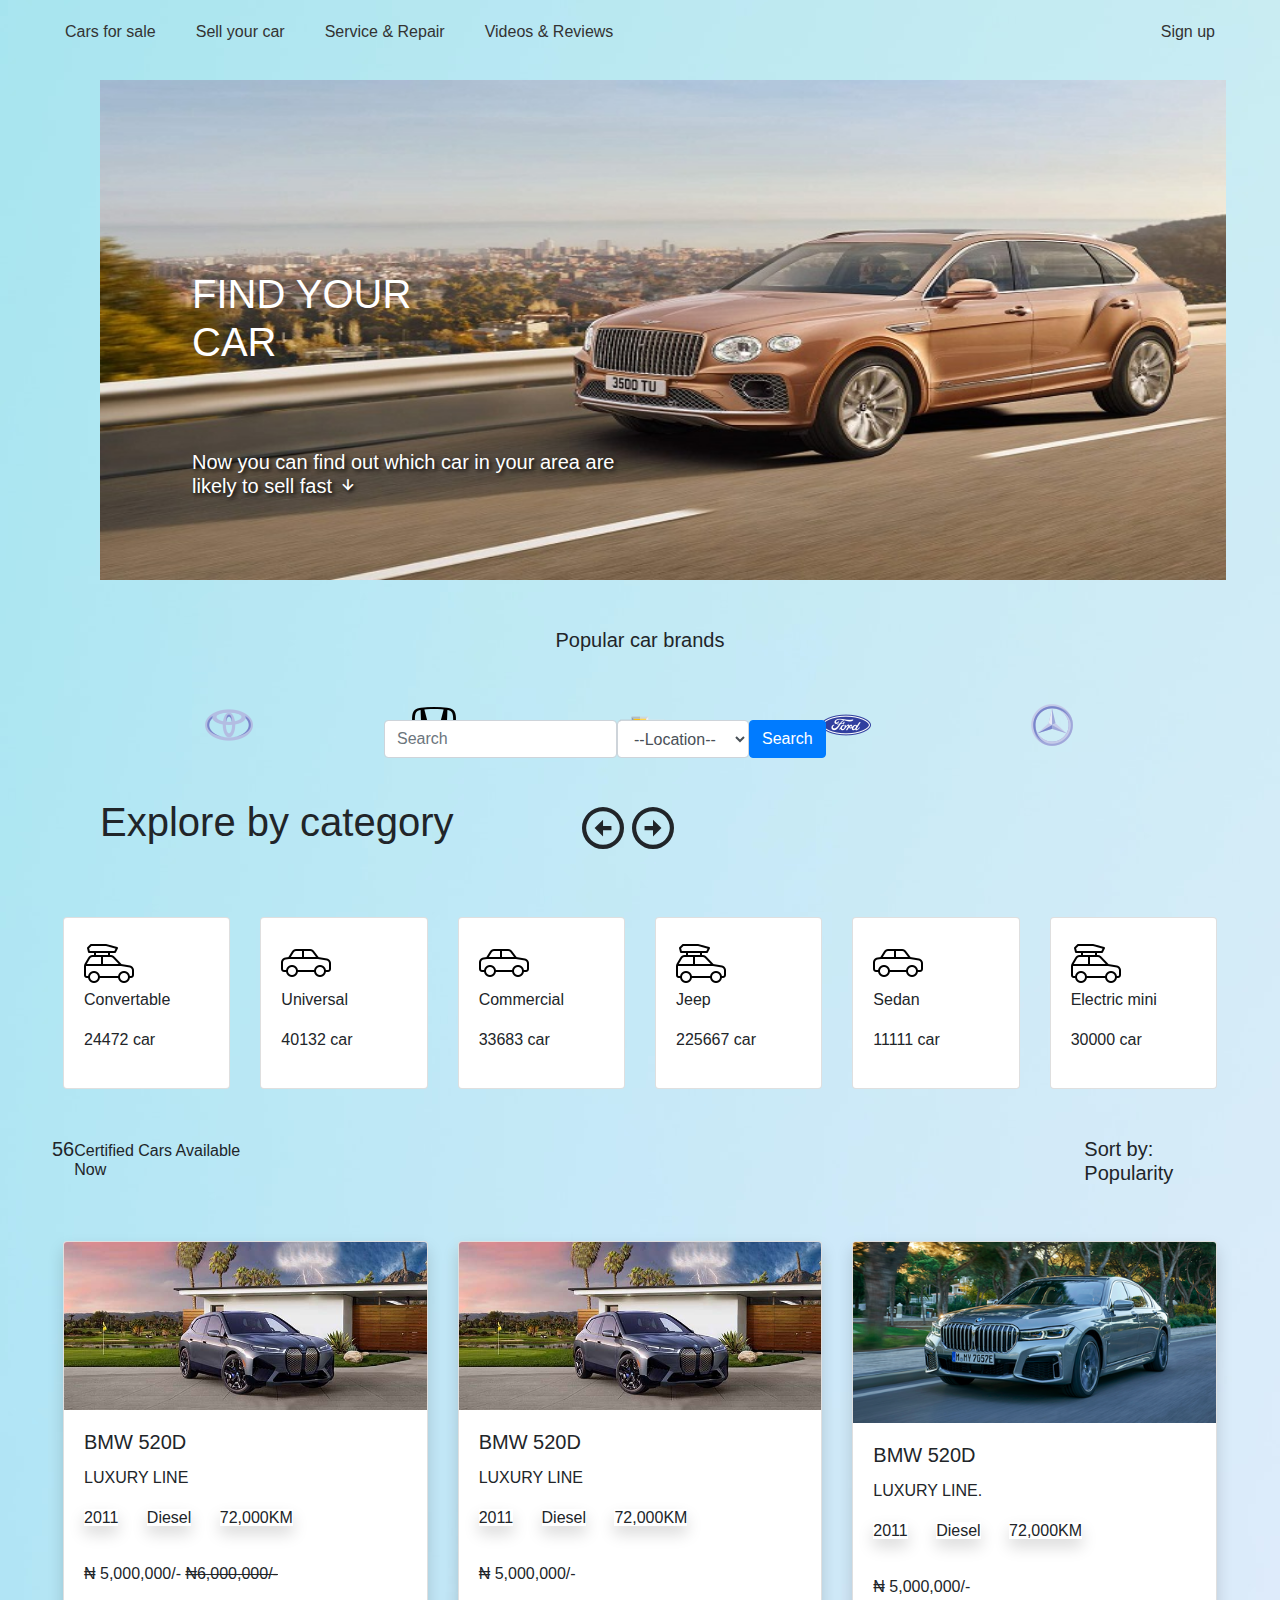
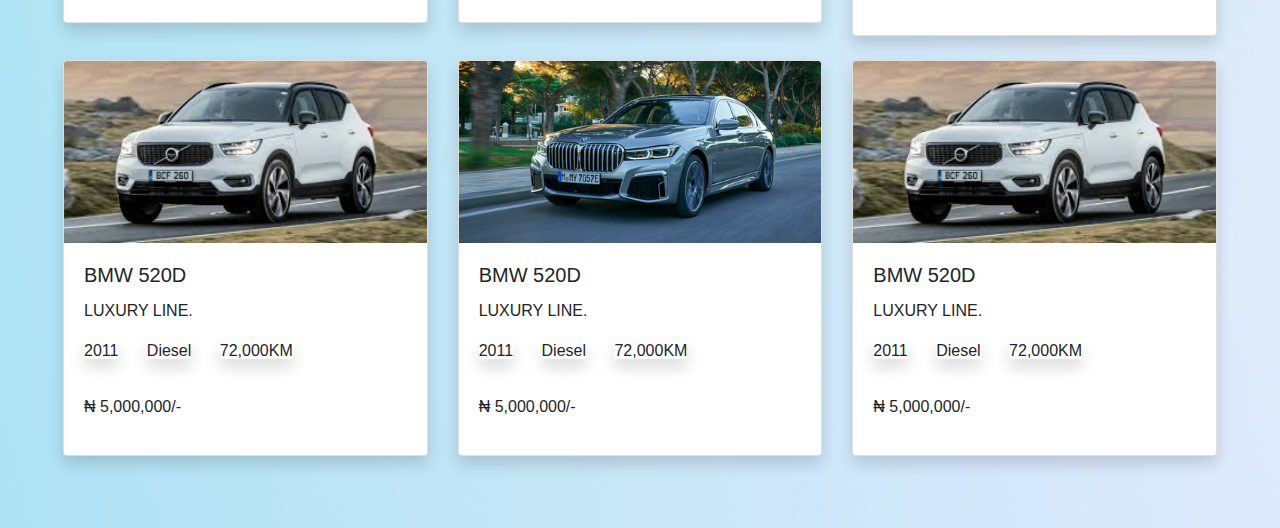
<file: index.html>
<!DOCTYPE html>
<html lang="en">
<head>
    <meta charset="UTF-8">
    <meta http-equiv="X-UA-Compatible" content="IE=edge">
    <meta name="viewport" content="width=device-width, initial-scale=1.0">
    <link rel="stylesheet" href="css/main.css">
     <!-- boxicons -->
     <link href='https://unpkg.com/boxicons@2.1.2/css/boxicons.min.css' rel='stylesheet'>
    <!-- Bootstrap CSS -->
    <link rel="stylesheet" href="bootstrap/css/bootstrap.min.css">

    <title>Document illustration</title>
</head>
<body>
    <header>
        <div class="nav">
            <div class="nav-left">
                <ul>
                    <li><a href="#">Cars for sale</a></li>
                    <li><a href="#">Sell your car</a></li>
                    <li><a href="#">Service & Repair</a></li>
                    <li><a href="#">Videos & Reviews</a></li>
                </ul>
            </div>

            <div class="nav-right">
                <ul>
                    <li><a href="#">Sign up</a></li>
                </ul>
            </div>
     </div>
    </header>

    <div class="main">
        <img src="images/main.jpg" class="img  " alt="">
        <h1 class="heading">FIND YOUR <br> CAR</h1>
        <h5 class="sub-heading">Now you can find out which car in your area are likely to sell fast
            <i class='bx bx-down-arrow-alt'></i>
        </h5>

        <div class="location"> 
            <form class="form-inline">
              <input class="form-control" type="search" placeholder="Search" aria-label="Search">
              <select name="" id="destination" class="form-control">
                <option value="">--Location--</option>
                <option value="Ng">Nigeria</option>
                <option value="Usa">United state</option>
            </select>
              <button class="btn btn-primary my-2 my-sm-0" type="submit">Search</button>
            </form>
        </div>
    </div>


    <h5 class="brand m-5">Popular car brands</h5>
    <div class="car-brand m-5">
        <img src="images/icons8-toyota-50.png"  alt="">
        <img src="images/icons8-honda-50.png" alt="">
        <img src="images/icons8-chevrolet-50.png" alt="">
        <img src="images/icons8-ford-50.png" alt="">
        <img src="images/icons8-mercedes-benz-50.png" alt="">
    </div>

   
        <h1 class="explore ">Explore by category</h1>
        <div class="arrows">
            <i class='bx bx-left-arrow-circle'><i class='bx bx-right-arrow-circle'></i></i>
           
        </div>

        <div class="row m-5 pt-5">
            <div class="col-2">
                <div class="card">
                    <div class="card-body">
                        <img src="images/icons8-car-roof-box-50.png" class="img-fluid" alt=""> 
                        <p>Convertable</p>
                        <p>24472 car</p>
                    </div>
                </div>
            </div>

            <div class="col-2">
                <div class="card">
                    <div class="card-body">
                        <img src="images/icons8-sedan-50.png" class="img-fluid" alt=""> 
                        <p>Universal</p>
                        <p>40132 car</p>
                    </div>
                </div>
            </div>

            <div class="col-2">
                <div class="card">
                    <div class="card-body">
                        <img src="images/icons8-sedan-50.png" class="img-fluid" alt=""> 
                        <p>Commercial</p>
                        <p>33683 car</p>
                    </div>
                </div>
            </div>

            <div class="col-2">
                <div class="card">
                    <div class="card-body">
                        <img src="images/icons8-car-roof-box-50.png" class="img-fluid" alt=""> 
                        <p>Jeep</p>
                        <p>225667 car</p>
                    </div>
                </div>
            </div>

            <div class="col-2">
                <div class="card">
                    <div class="card-body">
                        <img src="images/icons8-sedan-50.png" class="img-fluid" alt=""> 
                        <p>Sedan</p>
                        <p>11111 car</p>
                    </div>
                </div>
            </div>

            <div class="col-2">
                <div class="card">
                    <div class="card-body">
                        <img src="images/icons8-car-roof-box-50.png" class="img-fluid" alt=""> 
                        <p>Electric mini</p>
                        <p>30000 car</p>
                    </div>
                </div>
            </div> 
            
        </div>

        <nav>
          <div class="head-left ">
             <h5>56</h5>
             <h6 class="sub-left pt-1">Certified Cars Available Now</h6>
             <h5>Sort by: Popularity </h5>
            </div>

            <div class="head-right">
                 
            </div>

        </nav>
        

        <div class="row row-cols-1 row-cols-md-3 m-5">
            <div class="col mb-4">
              <div class="card shadow">
                <img src="images/car2.jpg" class="card-img-top" alt="...">
                <div class="card-body">
                  <h5 class="card-title">BMW 520D</h5>
                  <p class="card-text">LUXURY LINE</p>
                  <P><span class="shadow mr-4"> 2011</span>  <span class="shadow mr-4"> Diesel</span> <span class="shadow">72,000KM</span> </P>
                  <p class="price pt-3"> <span>&#8358; 5,000,000/- <s>&#8358;6,000,000/-</s></span> </p>
                </div>
              </div>
            </div>
            <div class="col mb-4">
              <div class="card shadow">
                <img src="images/car2.jpg" class="card-img-top" alt="...">
                <div class="card-body">
                  <h5 class="card-title">BMW 520D</h5>
                  <p class="card-text">LUXURY LINE</p>
                  <P><span class="shadow mr-4"> 2011</span>  <span class="shadow mr-4"> Diesel</span> <span class="shadow">72,000KM</span> </P>
                  <p class="price pt-3">&#8358; 5,000,000/- </p>
                   
                </div>
              </div>
            </div>
            <div class="col mb-4">
              <div class="card shadow">
                <img src="images/car6.png" class="card-img-top" alt="...">
                <div class="card-body">
                  <h5 class="card-title">BMW 520D</h5>
                  <p class="card-text">LUXURY LINE.</p>
                  <P><span class="shadow mr-4"> 2011</span>  <span class="shadow mr-4"> Diesel</span> <span class="shadow">72,000KM</span> </P>
                  <p class="price pt-3">&#8358; 5,000,000/-</p>
                </div>
              </div>
            </div>
            <div class="col mb-4 ">
              <div class="card shadow">
                <img src="images/car4.jpg" class="card-img-top" alt="...">
                <div class="card-body">
                  <h5 class="card-title">BMW 520D</h5>
                  <p class="card-text">LUXURY LINE.</p>
                  <P><span class="shadow mr-4"> 2011</span>  <span class="shadow mr-4"> Diesel</span> <span class="shadow">72,000KM</span> </P>
                  <p class="price pt-3">&#8358; 5,000,000/-  </p>
                </div>
              </div>
            </div>
            <div class="col mb-4">
                <div class="card shadow">
                  <img src="images/car6.png" class="card-img-top" alt="...">
                  <div class="card-body">
                    <h5 class="card-title">BMW 520D</h5>
                    <p class="card-text">LUXURY LINE.</p>
                    <P><span class="shadow mr-4"> 2011</span>  <span class="shadow mr-4"> Diesel</span> <span class="shadow">72,000KM</span> </P>
                  <p class="price pt-3">&#8358; 5,000,000/-  </p>
                  </div>
                </div>
              </div>

              <div class="col mb-4">
                <div class="card shadow">
                  <img src="images/car4.jpg" class="card-img-top" alt="...">
                  <div class="card-body">
                    <h5 class="card-title">BMW 520D</h5>
                    <p class="card-text">LUXURY LINE.</p>
                    <P><span class="shadow mr-4"> 2011</span>  <span class="shadow mr-4"> Diesel</span> <span class="shadow">72,000KM</span> </P>
                  <p class="price pt-3">&#8358; 5,000,000/- </p>
                  </div>
                </div>
              </div>
         </div>
        
   

    
    

    
    




    <!-- Option 1: jQuery and Bootstrap Bundle (includes Popper) -->
    <script src="bootstrap/js/jquery.min.js"></script>
    <script src="bootstrap/js/bootstrap.bundle.min.js"></script>
</body>
</html>
</file>
<file: css/main.css>
*{
    padding: 0;
    margin: 0;
    box-sizing: border-box;
}

body{
    background-image: url(../images/bg.jpg);
}

.nav{
   display: flex;
   justify-content: space-between;
   margin: 0 45px;
}

ul{
    display: flex;
    list-style-type: none;
    align-items: center;
}

ul li a{
    padding:  20px ;
    text-decoration: none;
    color: #333;
    display: inline-block;
}

.nav-right ul li a{
   margin-left: 30px;
}

.img{
    /* padding-right: 50px; */
    margin-left: 100px;
    width:88%;
    height:500px;
    /* object-fit:cover; */
}

.heading{
    position: absolute;
    top: 50%;
    right: 50%;
    left: 15%;
    top: 30%;
    color: white;
}

.sub-heading{
    position: absolute;
    top: 50%;
    left: 15%;
    right: 50%;
    color: white;
    text-shadow: 2px 2px 4px #000000;
}

.location{
    display: flex;
    justify-content: space-evenly;
    position: absolute;
    top: 80%;
    left: 30%;
}

.brand{
    display: flex;
    justify-content: center;
}

.car-brand{
    display: flex;
    justify-content: space-evenly;
}

.explore{
    margin: 0 100px;
}

.arrows{
    /* display: flex;
    justify-content: space-between; */
    font-size: 50px;
    margin: -50px 578px;
}

.head-left{
    display: flex;
    justify-content: space-between;
    margin: 0 52px;
}

.sub-left{
    margin: 0 52rem 0 0;
    
}

.price{ 
    font-weight: 500;
}

.card{
    transition: 1s;
}

.card:hover{
   transform: scale(1.1);
}
</file>
